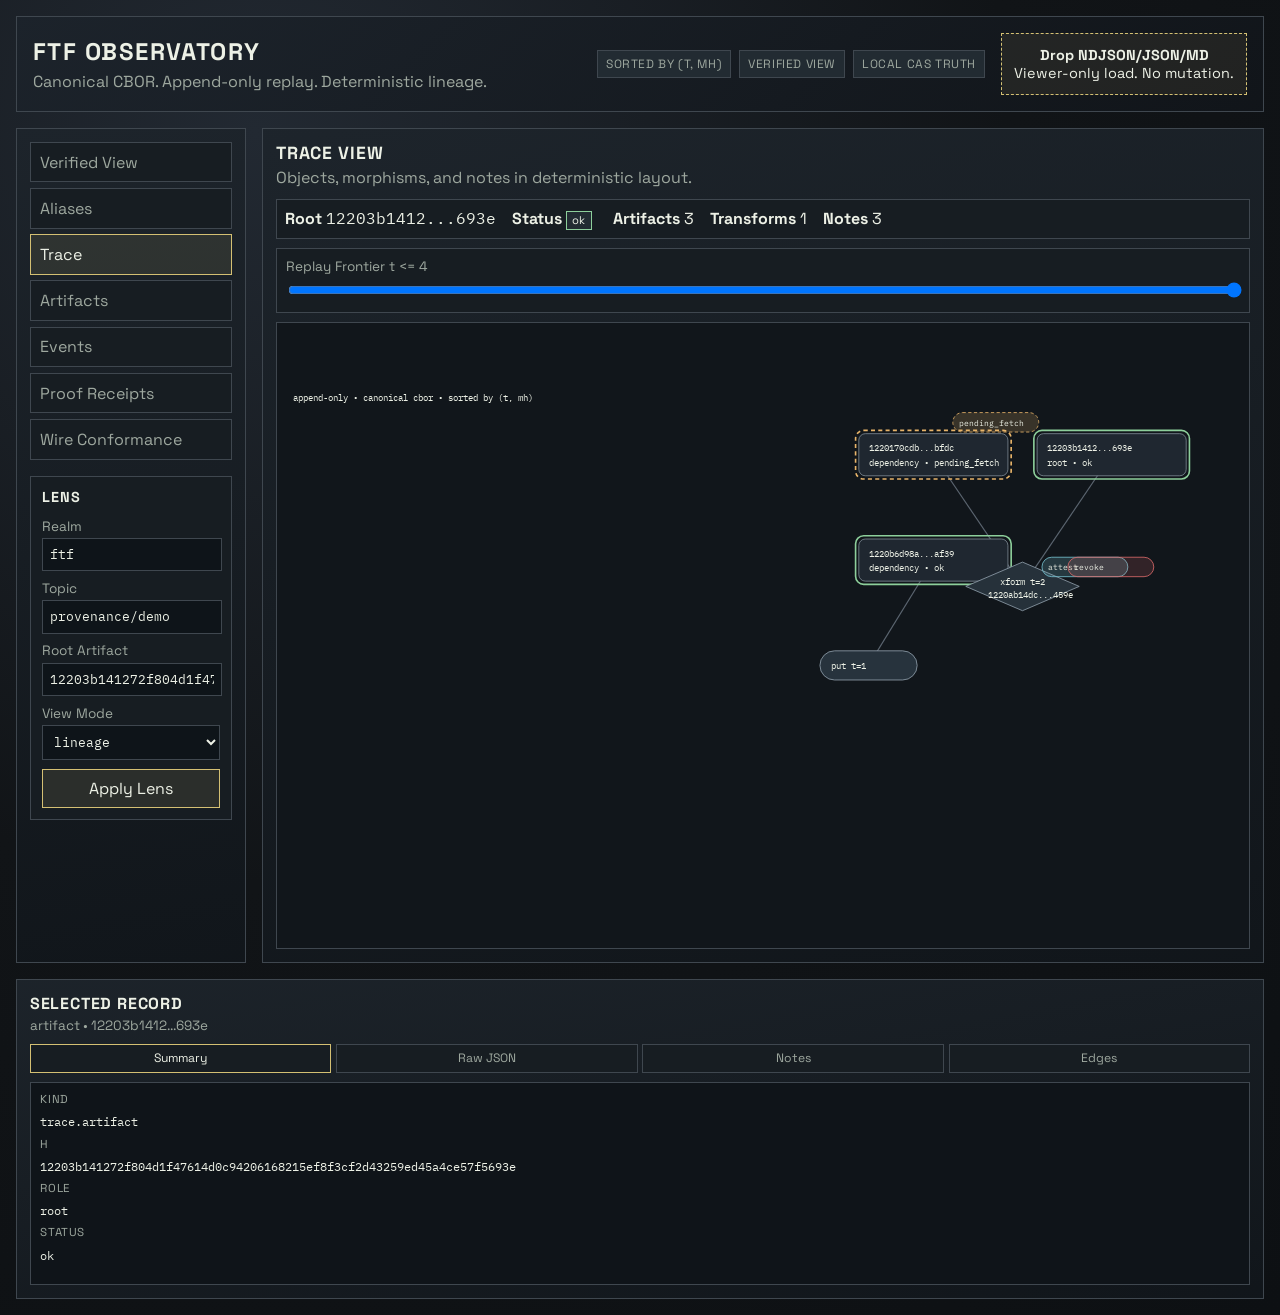
<file: public/index.html>
<!DOCTYPE html>
<html lang="en">
<head>
  <meta charset="UTF-8">
  <meta name="viewport" content="width=device-width, initial-scale=1.0">
  <title>FTF Observatory</title>
  <link rel="preconnect" href="https://fonts.googleapis.com">
  <link rel="preconnect" href="https://fonts.gstatic.com" crossorigin>
  <link href="https://fonts.googleapis.com/css2?family=Space+Grotesk:wght@400;500;700&family=IBM+Plex+Mono:wght@400;500&display=swap" rel="stylesheet">
  <link rel="stylesheet" href="styles.css">
</head>
<body>
  <div class="obs-shell">
    <header class="obs-header">
      <div class="title-wrap">
        <h1>FTF Observatory</h1>
        <p>Canonical CBOR. Append-only replay. Deterministic lineage.</p>
      </div>
      <div class="header-meta">
        <span class="instrument-tag">sorted by (t, mh)</span>
        <span class="instrument-tag">verified view</span>
        <span class="instrument-tag">local CAS truth</span>
      </div>
      <label class="dropzone" id="dropzone">
        <input type="file" id="fileInput" multiple accept=".json,.ndjson,.md,text/plain,application/json">
        <strong>Drop NDJSON/JSON/MD</strong>
        <span>Viewer-only load. No mutation.</span>
      </label>
    </header>

    <main class="obs-main">
      <aside class="left-rail">
        <nav id="viewNav" class="view-nav" aria-label="Views">
          <button class="view-tab is-active" data-view="verified">Verified View</button>
          <button class="view-tab" data-view="aliases">Aliases</button>
          <button class="view-tab" data-view="trace">Trace</button>
          <button class="view-tab" data-view="artifacts">Artifacts</button>
          <button class="view-tab" data-view="events">Events</button>
          <button class="view-tab" data-view="proofs">Proof Receipts</button>
          <button class="view-tab" data-view="wire">Wire Conformance</button>
        </nav>

        <section class="lens-panel">
          <h2>Lens</h2>
          <label>Realm
            <input type="text" id="realmInput" value="ftf">
          </label>
          <label>Topic
            <input type="text" id="topicInput" value="provenance/demo">
          </label>
          <label>Root Artifact
            <input type="text" id="rootInput">
          </label>
          <label>View Mode
            <select id="viewMode">
              <option value="lineage">lineage</option>
              <option value="replay">replay</option>
              <option value="notes">notes</option>
            </select>
          </label>
          <button id="applyLens" class="quiet-btn">Apply Lens</button>
        </section>
      </aside>

      <section class="center-canvas">
        <section class="view-panel is-active" id="view-verified">
          <div class="panel-head">
            <h2>Verified View</h2>
            <p>Deterministic filtration of messages that satisfy signature/linkage/replay constraints.</p>
          </div>
          <div class="replay-strip" id="replayStrip"></div>
          <details class="rejected-box">
            <summary>Rejected Messages (<span id="rejectedCount">0</span>)</summary>
            <div id="rejectedList"></div>
          </details>
        </section>

        <section class="view-panel" id="view-aliases">
          <div class="panel-head">
            <h2>Alias View</h2>
            <p>Name layer over canonical objects. Replay-driven, append-only.</p>
          </div>
          <div id="aliasChains" class="alias-chains"></div>
        </section>

        <section class="view-panel" id="view-trace">
          <div class="panel-head">
            <h2>Trace View</h2>
            <p>Objects, morphisms, and notes in deterministic layout.</p>
          </div>
          <div class="root-banner" id="rootBanner"></div>
          <div class="scrubber-wrap">
            <label for="timelineScrubber">Replay Frontier <span id="scrubberLabel"></span></label>
            <input type="range" id="timelineScrubber" min="0" max="1" value="1">
          </div>
          <div class="svg-wrap">
            <svg id="traceSvg" viewBox="0 0 1200 620" role="img" aria-label="Lineage graph"></svg>
          </div>
        </section>

        <section class="view-panel" id="view-artifacts">
          <div class="panel-head">
            <h2>Artifacts</h2>
            <p>Inventory of objects with CAS materialization truth.</p>
          </div>
          <label class="search-row">Search
            <input type="search" id="artifactSearch" placeholder="hash prefix / status">
          </label>
          <div class="table-wrap">
            <table>
              <thead>
                <tr><th>Hash</th><th>Status</th><th>Produced By</th><th>Consumed By</th><th>First Seen t</th></tr>
              </thead>
              <tbody id="artifactTable"></tbody>
            </table>
          </div>
        </section>

        <section class="view-panel" id="view-events">
          <div class="panel-head">
            <h2>Events</h2>
            <p>Verified events sorted by (t, mh).</p>
          </div>
          <label class="search-row">Search
            <input type="search" id="eventSearch" placeholder="kind / hash / author">
          </label>
          <div class="table-wrap">
            <table>
              <thead>
                <tr><th>t</th><th>Kind</th><th>Event Hash</th><th>Author</th><th>Summary</th></tr>
              </thead>
              <tbody id="eventTable"></tbody>
            </table>
          </div>
        </section>

        <section class="view-panel" id="view-proofs">
          <div class="panel-head">
            <h2>Proof Receipts</h2>
            <p>Constitutional evidence stack for wire and semantics.</p>
          </div>
          <div class="proof-layout">
            <div id="proofCards" class="proof-cards"></div>
            <article id="proofDoc" class="proof-doc">
              <h3>Select a receipt</h3>
              <pre></pre>
            </article>
          </div>
        </section>

        <section class="view-panel" id="view-wire">
          <div class="panel-head">
            <h2>Wire Conformance</h2>
            <p>Haskell ↔ Rust wire check receipt.</p>
          </div>
          <article id="wireDoc" class="wire-doc"></article>
        </section>
      </section>

      <aside class="right-inspector">
        <div class="inspector-head">
          <h2>Selected Record</h2>
          <p id="selectionLabel">None selected</p>
        </div>
        <div class="inspector-tabs">
          <button class="ins-tab is-active" data-pane="summary">Summary</button>
          <button class="ins-tab" data-pane="raw">Raw JSON</button>
          <button class="ins-tab" data-pane="notes">Notes</button>
          <button class="ins-tab" data-pane="edges">Edges</button>
        </div>
        <section class="ins-pane is-active" id="ins-summary"></section>
        <section class="ins-pane" id="ins-raw"><pre></pre></section>
        <section class="ins-pane" id="ins-notes"></section>
        <section class="ins-pane" id="ins-edges"></section>
      </aside>
    </main>
  </div>

  <script id="sample-trace" type="application/json">
  {
    "header": {"kind": "trace.header", "root": "12203b141272f804d1f47614d0c94206168215ef8f3cf2d43259ed45a4ce57f5693e", "version": 1},
    "artifacts": [
      {"kind":"trace.artifact","h":"12203b141272f804d1f47614d0c94206168215ef8f3cf2d43259ed45a4ce57f5693e","role":"root","status":"ok"},
      {"kind":"trace.artifact","h":"1220b6d98a430f1af52dc21a12e90db407c13f91ad74b1637b8dafbbc53c5a84af39","role":"dependency","status":"ok"},
      {"kind":"trace.artifact","h":"1220170cdb96825c9894f1a5d71c6d3bcfbeb9ab1b5191b2b017d113e7c386e2bfdc","role":"dependency","status":"pending_fetch"}
    ],
    "events": [
      {"kind":"trace.event","etype":"put","mh":"122098f64bd5fcb4eb073ee5581329e0444c372ae678b57190091b4e19720f01df13","t":1,"author":"1eefa6ca348764473450f89ac8f2c06ff38d88617820493acf68ef7a0b0acb0f","artifact":"1220b6d98a430f1af52dc21a12e90db407c13f91ad74b1637b8dafbbc53c5a84af39"},
      {"kind":"trace.event","etype":"xform","mh":"1220ab14dceaa1ab54e67728f6ac2201a223d38a50e790a74eaf8883136c68ee459e","t":2,"author":"1eefa6ca348764473450f89ac8f2c06ff38d88617820493acf68ef7a0b0acb0f","inputs":["1220b6d98a430f1af52dc21a12e90db407c13f91ad74b1637b8dafbbc53c5a84af39","1220170cdb96825c9894f1a5d71c6d3bcfbeb9ab1b5191b2b017d113e7c386e2bfdc"],"outputs":["12203b141272f804d1f47614d0c94206168215ef8f3cf2d43259ed45a4ce57f5693e"],"tool":"1220dddddddddddddddddddddddddddddddddddddddddddddddddddddddddddddddd"}
    ],
    "notes": [
      {"kind":"trace.note","note_type":"attest","about":"event:1220ab14dceaa1ab54e67728f6ac2201a223d38a50e790a74eaf8883136c68ee459e","mh":"12205fd9bb3085813bbfc51c5a2d7b2880f9d87ba1801a514f9eb6057384e7ec5f71","t":3,"claim":"reproduced","author":"1eefa6ca348764473450f89ac8f2c06ff38d88617820493acf68ef7a0b0acb0f"},
      {"kind":"trace.note","note_type":"revoke","about":"event:1220ab14dceaa1ab54e67728f6ac2201a223d38a50e790a74eaf8883136c68ee459e","mh":"1220558f02e9c1f483734cc13bbee243533ada6ba907a25e41e75575452a646ce4e3","t":4,"reason":"bounded-conformance-test","author":"1eefa6ca348764473450f89ac8f2c06ff38d88617820493acf68ef7a0b0acb0f"},
      {"kind":"trace.note","note_type":"pending_fetch","about":"artifact:1220170cdb96825c9894f1a5d71c6d3bcfbeb9ab1b5191b2b017d113e7c386e2bfdc"}
    ],
    "edges": [
      {"kind":"trace.edge","from":"event:122098f64bd5fcb4eb073ee5581329e0444c372ae678b57190091b4e19720f01df13","to":"artifact:1220b6d98a430f1af52dc21a12e90db407c13f91ad74b1637b8dafbbc53c5a84af39","rel":"produces"},
      {"kind":"trace.edge","from":"artifact:1220b6d98a430f1af52dc21a12e90db407c13f91ad74b1637b8dafbbc53c5a84af39","to":"event:1220ab14dceaa1ab54e67728f6ac2201a223d38a50e790a74eaf8883136c68ee459e","rel":"consumed_by"},
      {"kind":"trace.edge","from":"artifact:1220170cdb96825c9894f1a5d71c6d3bcfbeb9ab1b5191b2b017d113e7c386e2bfdc","to":"event:1220ab14dceaa1ab54e67728f6ac2201a223d38a50e790a74eaf8883136c68ee459e","rel":"consumed_by"},
      {"kind":"trace.edge","from":"event:1220ab14dceaa1ab54e67728f6ac2201a223d38a50e790a74eaf8883136c68ee459e","to":"artifact:12203b141272f804d1f47614d0c94206168215ef8f3cf2d43259ed45a4ce57f5693e","rel":"produces"}
    ],
    "aliases": [
      {"id":"WORLD:alpha","target":"12200000000000000000000000000000000000000000000000000000000000000000","status":"ok","t":1},
      {"id":"WORLD:alpha","target":"1220ffffffffffffffffffffffffffffffffffffffffffffffffffffffffffffffff","status":"quarantined","reason":"bad signature","t":2}
    ]
  }
  </script>

  <script id="sample-proofs" type="application/json">
  [
    {
      "id": "wire-conformance.latest.md",
      "title": "Wire Conformance",
      "establishes": "Deterministic wire mechanics and Haskell ↔ Rust conformance",
      "command": "bash verify-wire.sh",
      "timestamp": "2026-03-06T03:02:18Z",
      "summary": "[verify-wire] ok wire conformance",
      "content": "# Wire Conformance Receipt (Latest)\n\n- Date (UTC): 2026-03-06T03:02:18Z\n- Result: [verify-wire] ok wire conformance\n"
    },
    {
      "id": "trace-semantics.latest.md",
      "title": "Trace Semantics",
      "establishes": "Materialized vs pending_fetch semantics in deterministic trace output",
      "command": "ftf trace --realm ftf --topic provenance/demo ...",
      "timestamp": "2026-03-06T03:10:01Z",
      "summary": "A=ok, U=pending_fetch, root=B ok",
      "content": "# Trace Semantics Receipt (Latest)\n\nBounded scenario: put(A), xform(A,U->B), trace(B).\n"
    },
    {
      "id": "revoke-semantics.latest.md",
      "title": "Revoke Semantics",
      "establishes": "Revoke as annotation; lineage preserved",
      "command": "ftf trace --realm ftf --topic provenance/revoke-demo ...",
      "timestamp": "2026-03-06T03:14:56Z",
      "summary": "trace.note revoke present; no lineage deletion",
      "content": "# Revoke Semantics Receipt (Latest)\n\nRevoke annotates event history; it does not mutate structure.\n"
    },
    {
      "id": "attest-semantics.latest.md",
      "title": "Attest Semantics",
      "establishes": "Attest as positive evidence annotation",
      "command": "ftf trace --realm ftf --topic provenance/attest-demo ...",
      "timestamp": "2026-03-06T03:26:32Z",
      "summary": "trace.note attest present with claim=reproduced",
      "content": "# Attest Semantics Receipt (Latest)\n\nAttest appears as a note while lineage remains unchanged.\n"
    }
  ]
  </script>

  <script src="script.js"></script>
</body>
</html>
</file>
<file: public/styles.css>
:root {
  --bg: #111417;
  --panel: #171d22;
  --panel-alt: #1d242b;
  --ink: #edf1e6;
  --muted: #9ea89f;
  --line: #3f474f;
  --accent: #d4c073;
  --ok: #8dcf9b;
  --pending: #e8b46a;
  --attest: #77c4d3;
  --revoke: #dd6b6b;
  --chip: #222b32;
}

* {
  box-sizing: border-box;
}

html,
body {
  margin: 0;
  min-height: 100%;
  background: radial-gradient(circle at 20% 10%, #222932 0, #111417 48%, #0d1013 100%);
  color: var(--ink);
  font-family: "Space Grotesk", "Trebuchet MS", sans-serif;
}

.obs-shell {
  max-width: 1800px;
  margin: 0 auto;
  padding: 1rem;
}

.obs-header {
  display: grid;
  grid-template-columns: 1fr auto auto;
  gap: 1rem;
  align-items: center;
  margin-bottom: 1rem;
  padding: 1rem;
  border: 1px solid var(--line);
  background: linear-gradient(145deg, rgba(28, 35, 43, 0.9), rgba(17, 21, 26, 0.92));
}

.title-wrap h1 {
  margin: 0;
  letter-spacing: 0.06em;
  font-size: 1.5rem;
  text-transform: uppercase;
}

.title-wrap p {
  margin: 0.25rem 0 0;
  color: var(--muted);
}

.header-meta {
  display: flex;
  gap: 0.5rem;
  flex-wrap: wrap;
}

.instrument-tag {
  border: 1px solid var(--line);
  background: var(--chip);
  color: var(--muted);
  padding: 0.3rem 0.5rem;
  font-size: 0.75rem;
  letter-spacing: 0.05em;
  text-transform: uppercase;
}

.dropzone {
  border: 1px dashed var(--accent);
  background: rgba(212, 192, 115, 0.08);
  padding: 0.75rem;
  display: grid;
  cursor: pointer;
  text-align: center;
  font-size: 0.9rem;
}

.dropzone.dragover {
  border-style: solid;
  background: rgba(212, 192, 115, 0.18);
}

.dropzone input {
  display: none;
}

.obs-main {
  display: grid;
  grid-template-columns: 260px minmax(0, 1fr) 340px;
  gap: 1rem;
  min-height: 78vh;
}

.left-rail,
.center-canvas,
.right-inspector {
  border: 1px solid var(--line);
  background: linear-gradient(170deg, rgba(29, 36, 43, 0.95), rgba(17, 22, 27, 0.95));
}

.left-rail {
  padding: 0.8rem;
}

.view-nav {
  display: grid;
  gap: 0.35rem;
  margin-bottom: 1rem;
}

.view-tab {
  background: var(--panel);
  color: var(--muted);
  border: 1px solid var(--line);
  text-align: left;
  padding: 0.55rem 0.6rem;
  cursor: pointer;
}

.view-tab.is-active {
  color: var(--ink);
  border-color: var(--accent);
  background: rgba(212, 192, 115, 0.1);
}

.lens-panel {
  border: 1px solid var(--line);
  background: var(--panel);
  padding: 0.7rem;
}

.lens-panel h2 {
  margin-top: 0;
  font-size: 0.9rem;
  letter-spacing: 0.06em;
  text-transform: uppercase;
}

.lens-panel label {
  display: grid;
  gap: 0.2rem;
  margin-bottom: 0.55rem;
  color: var(--muted);
  font-size: 0.85rem;
}

input,
select,
button,
textarea {
  font: inherit;
}

.lens-panel input,
.lens-panel select,
.search-row input {
  background: #0e1419;
  color: var(--ink);
  border: 1px solid var(--line);
  padding: 0.45rem;
  font-family: "IBM Plex Mono", monospace;
  font-size: 0.8rem;
}

.quiet-btn {
  width: 100%;
  border: 1px solid var(--accent);
  background: rgba(212, 192, 115, 0.1);
  color: var(--ink);
  padding: 0.5rem;
  cursor: pointer;
}

.center-canvas {
  padding: 0.8rem;
  overflow: auto;
}

.view-panel {
  display: none;
}

.view-panel.is-active {
  display: block;
}

.panel-head {
  margin-bottom: 0.7rem;
}

.panel-head h2 {
  margin: 0;
  font-size: 1.1rem;
  text-transform: uppercase;
  letter-spacing: 0.05em;
}

.panel-head p {
  margin: 0.2rem 0 0;
  color: var(--muted);
}

.replay-strip {
  display: flex;
  overflow-x: auto;
  gap: 0.55rem;
  padding-bottom: 0.5rem;
}

.replay-card {
  min-width: 160px;
  border: 1px solid var(--line);
  background: var(--panel);
  padding: 0.5rem;
}

.replay-card .k {
  font-size: 0.72rem;
  color: var(--muted);
  text-transform: uppercase;
  letter-spacing: 0.05em;
}

.hash,
pre,
code,
.table-wrap td,
.table-wrap th,
.ins-card dd {
  font-family: "IBM Plex Mono", monospace;
}

.rejected-box {
  margin-top: 0.8rem;
  border: 1px solid var(--line);
  background: var(--panel);
  padding: 0.5rem;
}

.root-banner {
  border: 1px solid var(--line);
  background: var(--panel);
  padding: 0.5rem;
  margin-bottom: 0.6rem;
  display: flex;
  gap: 1rem;
  flex-wrap: wrap;
}

.scrubber-wrap {
  border: 1px solid var(--line);
  background: var(--panel);
  padding: 0.55rem;
  margin-bottom: 0.6rem;
}

.scrubber-wrap label {
  display: block;
  margin-bottom: 0.3rem;
  color: var(--muted);
  font-size: 0.85rem;
}

.scrubber-wrap input[type="range"] {
  width: 100%;
}

.svg-wrap {
  border: 1px solid var(--line);
  background: #11161b;
}

#traceSvg {
  width: 100%;
  height: 620px;
}

.trace-label {
  font-family: "IBM Plex Mono", monospace;
  font-size: 11px;
  fill: var(--ink);
}

.trace-node {
  cursor: pointer;
}

.trace-node:hover {
  filter: brightness(1.2);
}

.status-ring.ok {
  stroke: var(--ok);
}

.status-ring.pending_fetch {
  stroke: var(--pending);
  stroke-dasharray: 5 4;
}

.note-chip {
  font-size: 10px;
  font-family: "IBM Plex Mono", monospace;
  fill: var(--ink);
  cursor: pointer;
}

.note-chip.attest rect {
  fill: rgba(119, 196, 211, 0.2);
  stroke: var(--attest);
}

.note-chip.revoke rect {
  fill: rgba(221, 107, 107, 0.16);
  stroke: var(--revoke);
}

.note-chip.pending_fetch rect {
  fill: rgba(232, 180, 106, 0.18);
  stroke: var(--pending);
  stroke-dasharray: 4 3;
}

.alias-chains {
  display: grid;
  gap: 0.8rem;
}

.alias-card {
  border: 1px solid var(--line);
  background: var(--panel);
  padding: 0.6rem;
}

.alias-item {
  border-left: 2px solid var(--line);
  padding-left: 0.6rem;
  margin: 0.4rem 0;
}

.alias-item.ok {
  border-left-color: var(--ok);
}

.alias-item.quarantined {
  border-left-color: var(--revoke);
}

.search-row {
  display: grid;
  gap: 0.2rem;
  margin-bottom: 0.5rem;
  color: var(--muted);
}

.table-wrap {
  overflow: auto;
  border: 1px solid var(--line);
}

table {
  width: 100%;
  border-collapse: collapse;
}

th,
td {
  border-bottom: 1px solid #29333c;
  padding: 0.48rem;
  text-align: left;
  font-size: 0.82rem;
}

tbody tr {
  cursor: pointer;
}

tbody tr:hover {
  background: rgba(212, 192, 115, 0.08);
}

.proof-layout {
  display: grid;
  grid-template-columns: 320px 1fr;
  gap: 0.7rem;
}

.proof-cards {
  display: grid;
  gap: 0.5rem;
}

.proof-card {
  border: 1px solid var(--line);
  background: var(--panel);
  padding: 0.55rem;
  cursor: pointer;
}

.proof-card.is-active {
  border-color: var(--accent);
  background: rgba(212, 192, 115, 0.1);
}

.source-label {
  margin-top: 0.25rem;
  text-transform: uppercase;
  letter-spacing: 0.05em;
}

.proof-doc,
.wire-doc {
  border: 1px solid var(--line);
  background: #0f1419;
  padding: 0.7rem;
  overflow: auto;
  max-height: 62vh;
}

.proof-doc pre,
.wire-doc pre {
  white-space: pre-wrap;
  color: #cfd6dd;
}

.right-inspector {
  padding: 0.8rem;
  display: flex;
  flex-direction: column;
}

.inspector-head h2 {
  margin: 0;
  text-transform: uppercase;
  letter-spacing: 0.05em;
  font-size: 1rem;
}

.inspector-head p {
  margin: 0.2rem 0 0.6rem;
  color: var(--muted);
  font-size: 0.84rem;
}

.inspector-tabs {
  display: grid;
  grid-template-columns: repeat(4, 1fr);
  gap: 0.3rem;
  margin-bottom: 0.55rem;
}

.ins-tab {
  border: 1px solid var(--line);
  background: var(--panel);
  color: var(--muted);
  padding: 0.35rem;
  cursor: pointer;
  font-size: 0.76rem;
}

.ins-tab.is-active {
  border-color: var(--accent);
  color: var(--ink);
}

.ins-pane {
  display: none;
  border: 1px solid var(--line);
  background: #0f1419;
  padding: 0.6rem;
  overflow: auto;
  min-height: 0;
  flex: 1;
}

.ins-pane.is-active {
  display: block;
}

.ins-card {
  margin: 0;
  display: grid;
  grid-template-columns: 1fr;
  gap: 0.45rem;
}

.ins-card dt {
  color: var(--muted);
  font-size: 0.72rem;
  text-transform: uppercase;
  letter-spacing: 0.05em;
}

.ins-card dd {
  margin: 0;
  font-size: 0.78rem;
  word-break: break-all;
}

.badge {
  display: inline-block;
  border: 1px solid var(--line);
  padding: 0.1rem 0.35rem;
  margin-right: 0.3rem;
  background: var(--chip);
  font-size: 0.7rem;
}

.badge.ok {
  border-color: var(--ok);
}

.badge.pending_fetch {
  border-color: var(--pending);
}

.badge.attest {
  border-color: var(--attest);
}

.badge.revoke {
  border-color: var(--revoke);
}

@media (max-width: 1280px) {
  .obs-main {
    grid-template-columns: 230px minmax(0, 1fr);
  }

  .right-inspector {
    grid-column: 1 / -1;
    min-height: 320px;
  }
}

@media (max-width: 900px) {
  .obs-header {
    grid-template-columns: 1fr;
  }

  .obs-main {
    grid-template-columns: 1fr;
  }

  .proof-layout {
    grid-template-columns: 1fr;
  }
}
</file>
